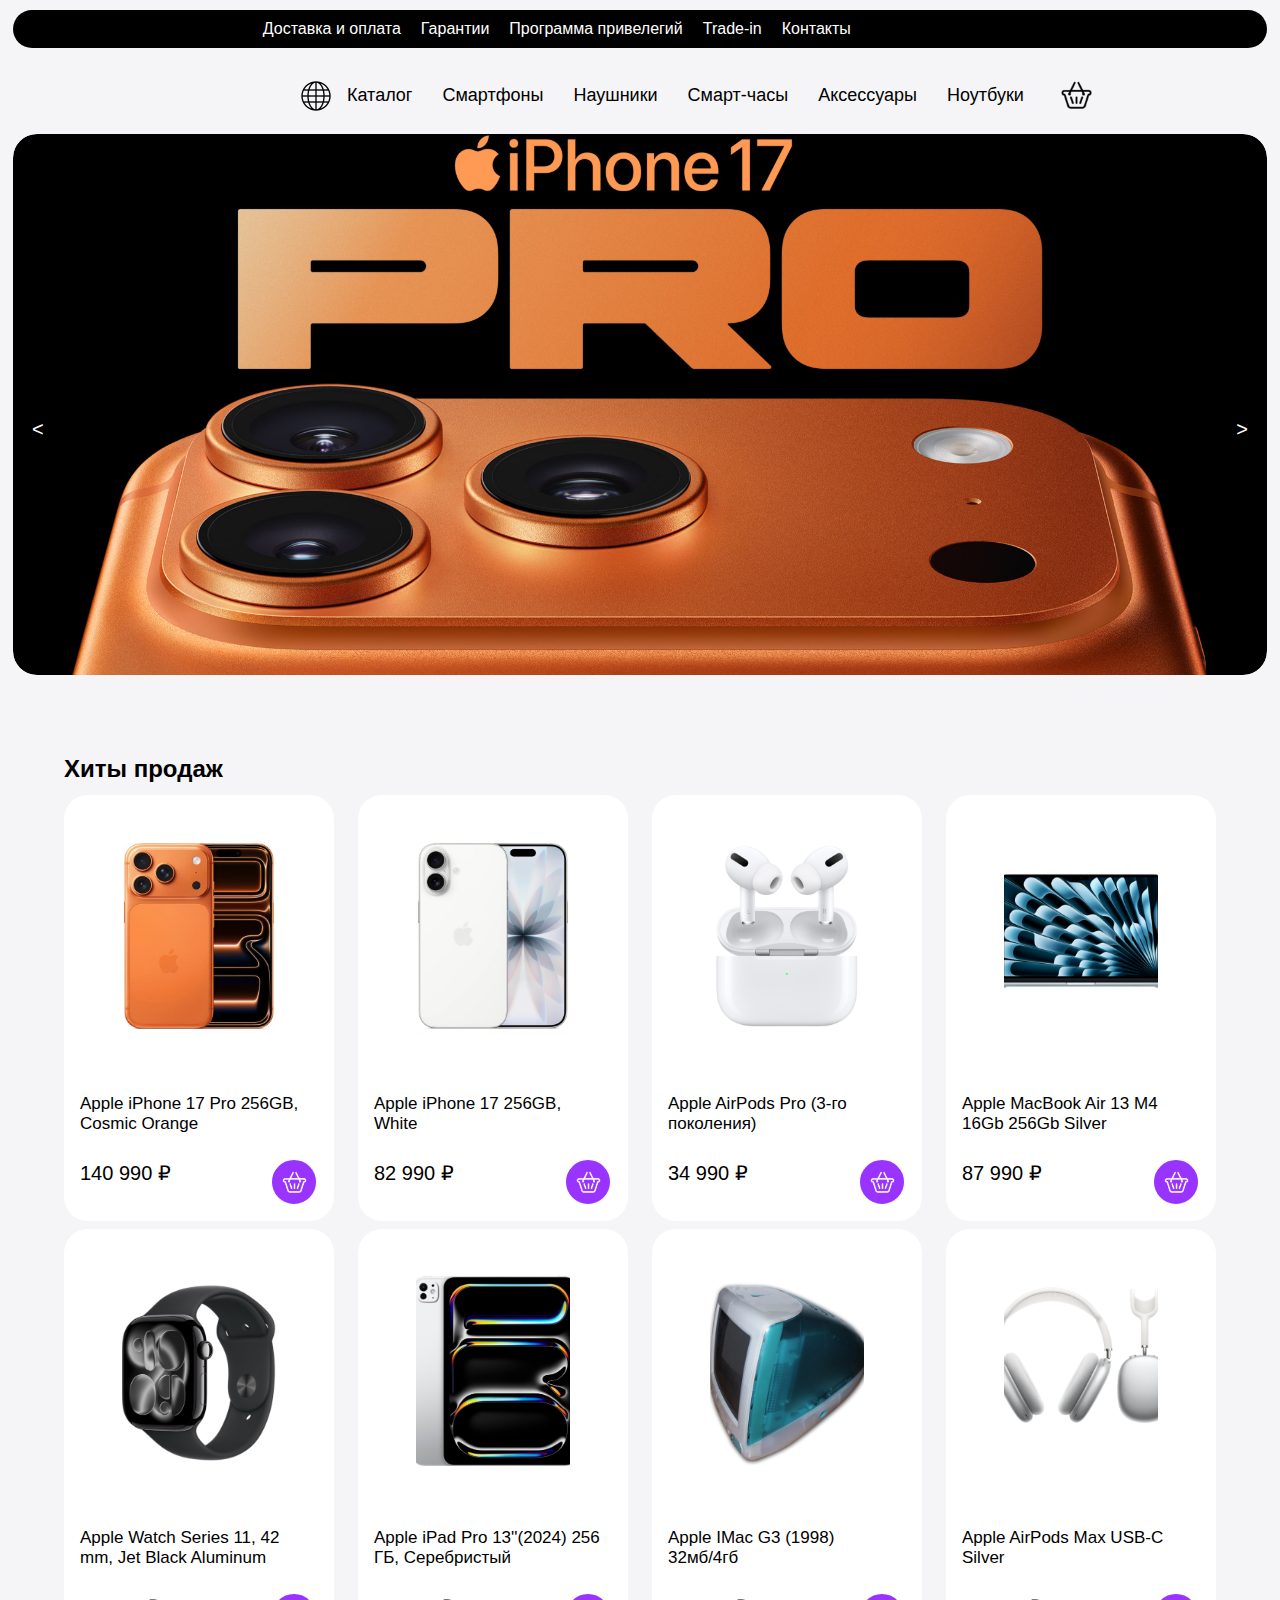
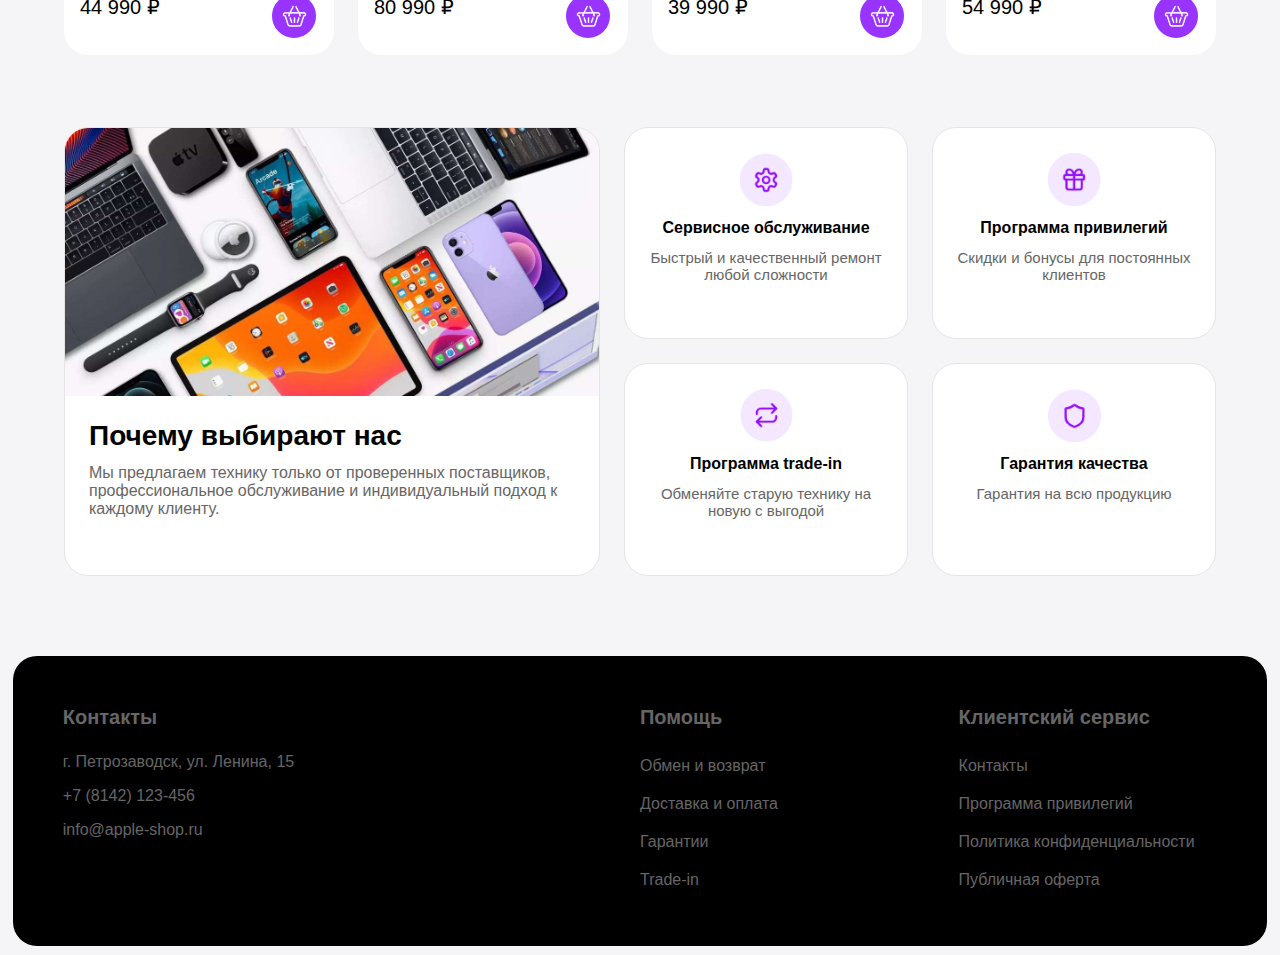
<file: index.html>
<!DOCTYPE html>
<html>
<head>
    <title> Делаю Веб</title>
    <link rel="stylesheet" href="style.css">
    <!-- для мобил -->
    <meta name="viewport" content="width=device-width, initial-scale=1.0">
</head>

<body>
<div class="shapka">
 <ul>
    <li>Доставка и оплата</li>
    <li>Гарантии</li>
    <li>Программа привелегий</li>
    <li>Trade-in</li>
    <li>Контакты</li>
 </ul>
</div>

<div class="main_menu">
    <a href="index.html" class="logo-link">
        <img src="images/logo.png" alt="логотип" class="logo">
    </a>
    <ul>
        <a href="catalog.html">
            <li>Каталог</li>
        </a>
        <li>Смартфоны</li>
        <a href="catalog.html">
            <li>Наушники</li>
        </a>
        <a href="catalog.html">
            <li>Смарт-часы</li>
        </a>
        <a href="catalog.html">
            <li>Аксессуары</li>
        </a>
        <a href="catalog.html">
            <li>Ноутбуки</li>
        </a>
        <a href="basket.html" class="basket-header-link">
            <li class="basket-icon-wrapper">
                <img src="images/basket64.png" alt="Корзина">
                <span id="basket-count-badge" class="basket-badge">0</span>
            </li>
        </a>
    </ul>
</div>

<div class="banner">
    <button class="button left">&lt</button>
    <div class ="slider">
        <div class="slide"><img src="images/17pro.jpg" alt="iphone 17 pro"></div>
        <div class="slide"><img src="images/Untitled.png" alt="iphone 17"></div>
        <div class="slide"><img src="images/Group 2.png" alt="macbook"></div>
    </div>
    <button class="button right">&gt</button>
</div>


<div class="bestsellers">
    <h2>Хиты продаж</h2>
    <ul class="bestseller-grid">
      <a href="product.html" class="bestseller-link">
        <li class="bestseller">
            <img src="images/hot/17pro(kart).jpg"alt="17pro">
            <h3>Apple iPhone 17 Pro 256GB, Cosmic Orange</h3>
            <p class="price"> 140 990 ₽</p>
            <button class="buy"
                    data-id="1"
                    data-title="Apple iPhone 17 Pro 256GB"
                    data-img="images/hot/17pro(kart).jpg"
                    data-price="140990">
                    <img src="images/basket64.png">
            </button>
        </li>
      </a>

        <li class="bestseller">
            <img src="images/hot/17(1).jpg"alt="17">
            <h3>Apple iPhone 17 256GB, White</h3>
            <p class="price"> 82 990 ₽</p>
            <button class="buy"
                    data-id="2"
                    data-title="Apple iPhone 17 256GB, White"
                    data-img="images/hot/17(1).jpg"
                    data-price="82990">
                    <img src="images/basket64.png">
            </button>
        </li>

        <li class="bestseller">
            <img src="images/hot/pods.jpg"alt="airpods">
            <h3>Apple AirPods Pro (3-го поколения)</h3>
            <p class="price"> 34 990 ₽</p>
            <button class="buy"
                    data-id="3"
                    data-title="Apple AirPods Pro (3-gen)"
                    data-img="images/hot/pods.jpg"
                    data-price="34990">
                    <img src="images/basket64.png">
            </button>
        </li>

        <li class="bestseller">
            <img src="images/hot/macbook.jpg"alt="macbook">
            <h3>Apple MacBook Air 13 M4 16Gb 256Gb Silver</h3>
            <p class="price"> 87 990 ₽</p>
            <button class="buy"
                    data-id="4"
                    data-title="Apple MacBook Air 13 M4"
                    data-img="images/hot/macbook.jpg"
                    data-price="87990">
                    <img src="images/basket64.png">
            </button>
        </li>

        <li class="bestseller">
            <img src="images/hot/watch.jpg"alt="watch">
            <h3>Apple Watch Series 11, 42 mm, Jet Black Aluminum</h3>
            <p class="price"> 44 990 ₽</p>
            <button class="buy"
                    data-id="5"
                    data-title="Apple Watch Series 11"
                    data-img="images/hot/watch.jpg"
                    data-price="44990">
                    <img src="images/basket64.png">
            </button>
        </li>

        <li class="bestseller">
            <img src="images/hot/pad.jpg"alt="ipad">
            <h3>Apple iPad Pro 13''(2024) 256 ГБ, Серебристый</h3>
            <p class="price"> 80 990 ₽</p>
            <button class="buy"
                    data-id="6"
                    data-title="Apple iPad Pro 13 (2024)"
                    data-img="images/hot/pad.jpg"
                    data-price="80990">
                    <img src="images/basket64.png">
            </button>
        </li>

        <li class="bestseller">
            <img src="images/hot/imac.jpg"alt="imac">
            <h3>Apple IMac G3 (1998) 32мб/4гб</h3>
            <p class="price"> 39 990 ₽</p>
            <button class="buy"
                    data-id="7"
                    data-title="Apple iMac G3 (1998)"
                    data-img="images/hot/imac.jpg"
                    data-price="39990">
                    <img src="images/basket64.png">
            </button>
        </li>

        <li class="bestseller">
            <img src="images/hot/podsmax.jpg"alt="podsmax">
            <h3>Apple AirPods Max USB-C Silver </h3>
            <p class="price"> 54 990 ₽</p>
            <button class="buy"
                    data-id="8"
                    data-title="Apple AirPods Max USB-C"
                    data-img="images/hot/podsmax.jpg"
                    data-price="54990">
                    <img src="images/basket64.png">
            </button>
        </li>
        
    </ul>
</div>

<div class="aboutUS">
  <div class="aboutUS-grid">
    <div class="aboutUS-big">
      <img src="images/pic.jpg" alt="Гаджеты">
      <div class="aboutUS-text">
        <h2>Почему выбирают нас</h2>
        <p>Мы предлагаем технику только от проверенных поставщиков, профессиональное
            обслуживание и индивидуальный подход к каждому клиенту.
        </p>
      </div>
    </div>

    <div class="aboutUS-s">
        <img src="images/icon1.png" alt="шестерня">
        <h3>Сервисное обслуживание</h3>
        <p>Быстрый и качественный ремонт любой сложности</p>
    </div>

    <div class="aboutUS-s">
        <img src="images/icon4.png" alt="тортик">
        <h3>Программа привилегий</h3>
        <p>Скидки и бонусы для постоянных клиентов</p>
    </div>
    
    <div class="aboutUS-s">
        <img src="images/icon2.png" alt="стрелочка">
        <h3>Программа trade-in</h3>
        <p>Обменяйте старую технику на новую с выгодой</p>
    </div>

    <div class="aboutUS-s">
        <img src="images/icon3.png" alt="щит">
        <h3>Гарантия качества</h3>
        <p>Гарантия на всю продукцию</p>
    </div>
  </div>
</div>

<div class="podval">
  <div class="podval-grid">
    <div class="podval-column">
      <h3>Контакты</h3>
      <p>г. Петрозаводск, ул. Ленина, 15</p>
      <p>+7 (8142) 123-456</p>
      <p>info@apple-shop.ru</p>
    </div>
    <div class="podval-column">
      <h3>Помощь</h3>
      <ul>
        <li><span class="podval-link">Обмен и возврат</span></li>
        <li><span class="podval-link">Доставка и оплата</li>
        <li><span class="podval-link">Гарантии</span></li>
        <li><span class="podval-link">Trade-in</span></li>
      </ul>
    </div>
    <div class="podval-column">
      <h3>Клиентский сервис</h3>
      <ul>
        <li><span class="podval-link">Контакты</span></li>
        <li><span class="podval-link">Программа привилегий</span></li>
        <li><span class="podval-link">Политика конфиденциальности</span></li>
        <li><span class="podval-link">Публичная оферта</span></li>
      </ul>
    </div>
  </div>
</div>

<script src="script.js"></script>
</body>
</html>
</file>
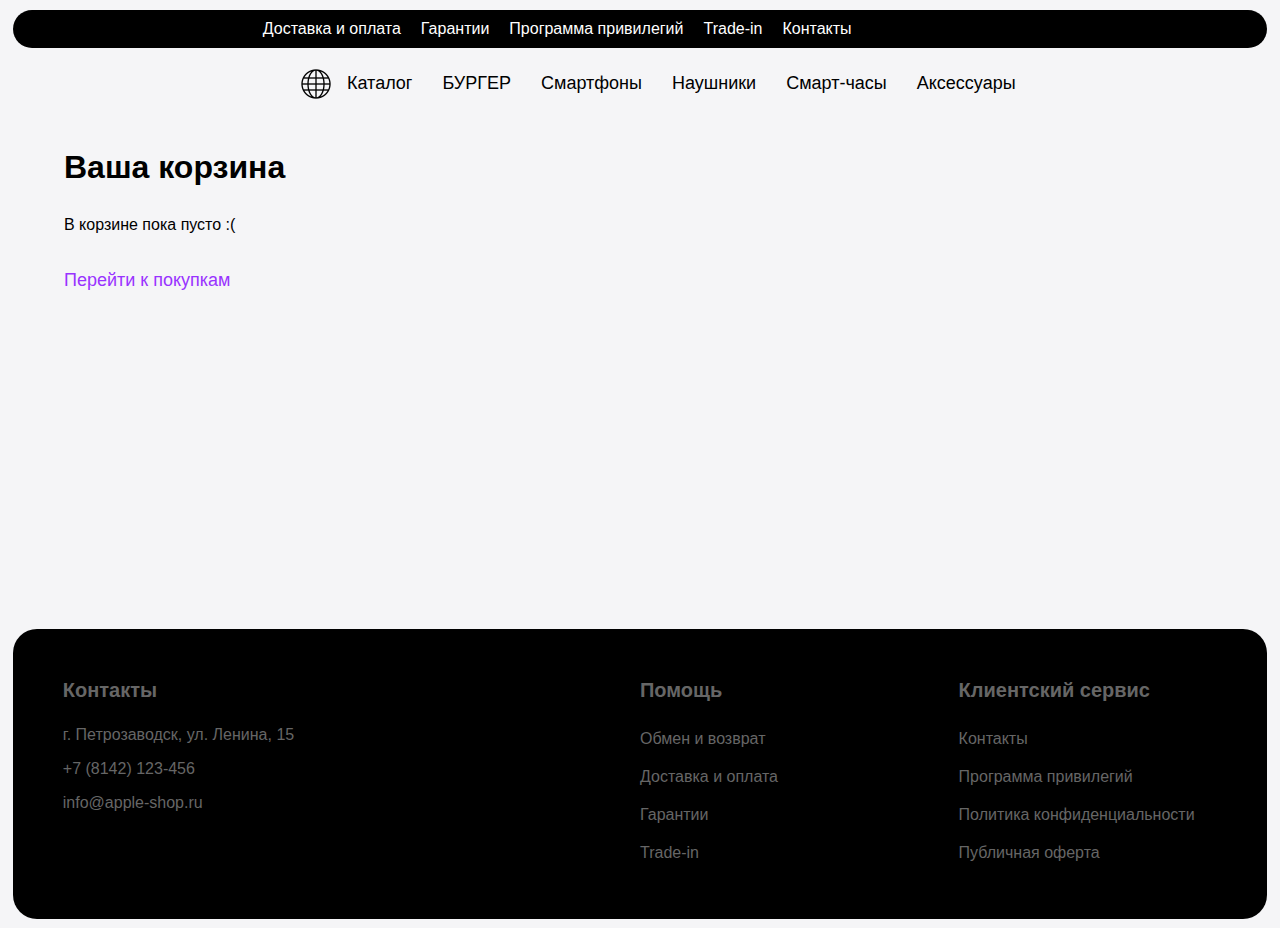
<file: basket.html>
<!DOCTYPE html>
<html>
<head>
    <title>Корзина</title>
    <link rel="stylesheet" href="style.css">
    <meta name="viewport" content="width=device-width, initial-scale=1.0">
</head>

<body>
<div class="shapka">
 <ul>
    <li>Доставка и оплата</li>
    <li>Гарантии</li>
    <li>Программа привилегий</li>
    <li>Trade-in</li>
    <li>Контакты</li>
 </ul>
</div>

<div class="main_menu">
    <a href="index.html" class="logo-link">
        <img src="images/logo.png" alt="логотип" class="logo">
    </a>
    <ul>
        <a href="catalog.html"><li>Каталог</li></a>
        <li>БУРГЕР</li>
        <a href="catalog.html"><li>Смартфоны</li></a>
        <a href="catalog.html"><li>Наушники</li></a>
        <a href="catalog.html"><li>Смарт-часы</li></a>
        <a href="catalog.html"><li>Аксессуары</li></a>
    </ul>
</div>

<div class="cart-wrapper">
    <h2>Ваша корзина</h2>
    
    <div id="cart-empty-message" style="display: none;">
        <p>В корзине пока пусто :(</p>
        <a href="index.html" class="back-to-store">Перейти к покупкам</a>
    </div>

    <div class="cart-content" id="cart-content">
        <div class="cart-items" id="cart-items-container">
            </div>

        <div class="cart-summary">
            <p>Итого: <span id="total-price">0</span> ₽</p>
            <button class="checkout-btn">Оформить заказ</button>
        </div>
    </div>
</div>

<div class="podval">
  <div class="podval-grid">
    <div class="podval-column">
      <h3>Контакты</h3>
      <p>г. Петрозаводск, ул. Ленина, 15</p>
      <p>+7 (8142) 123-456</p>
      <p>info@apple-shop.ru</p>
    </div>
    <div class="podval-column">
      <h3>Помощь</h3>
      <ul>
        <li><span class="podval-link">Обмен и возврат</span></li>
        <li><span class="podval-link">Доставка и оплата</span></li>
        <li><span class="podval-link">Гарантии</span></li>
        <li><span class="podval-link">Trade-in</span></li>
      </ul>
    </div>
    <div class="podval-column">
      <h3>Клиентский сервис</h3>
      <ul>
        <li><span class="podval-link">Контакты</span></li>
        <li><span class="podval-link">Программа привилегий</span></li>
        <li><span class="podval-link">Политика конфиденциальности</span></li>
        <li><span class="podval-link">Публичная оферта</span></li>
      </ul>
    </div>
  </div>
</div>

<script src="script.js"></script>
</body>
</html>
</file>
<file: style.css>
body {
    margin: 0; 
    font-family: "inter", sans-serif;;
    background: #f5f5f7;
}

.shapka {
    background-color: #000;
    color: #fff;
    width: 98%;
    margin: 10px auto;
    border-radius: 24px;
}

.shapka ul {
    display: flex;
    gap: 20px;
    list-style: none;
    user-select: none;
    margin: 5px auto;
    padding: 10px 250px;
    border-radius: 24px;
}

.shapka li:hover, .main_menu li:hover  {
    color: #9933FF;  /* или лучше синий #0066CC */
    cursor: pointer;
}

.main_menu {
    display: flex;
    align-items: center;
    font-size: 18px;
}

.main_menu ul {
    display: flex;      
    list-style: none;   
    margin: 0;
    padding: 15px;
    gap: 30px;
    user-select: none;
    align-items: center;
}

.logo-link {
    display: block;
    flex-shrink: 0; /* запрет сжатия */
}

.logo {
    height: 32px;
    width: 32px;
    display: block;
    padding-left: 300px;
}

/* контейнер корзины */
.basket-icon-wrapper {
    position: relative; /* позиция относительно корзины */
    display: flex;
    align-items: center;
    justify-content: center;
}

.basket-icon-wrapper img {
    width: 45px;       
    height: 45px;
    object-fit: contain;
    filter: brightness(0); /* для цвета (черного)*/
}

/* счетчик корзины */
.basket-badge {
    position: absolute;
    top: -8px;
    right: -12px;
    background-color: #ff4444; 
    color: white;
    font-size: 12px;
    font-weight: bold;
    height: 18px;
    min-width: 18px;
    border-radius: 50%; 
    display: flex;
    align-items: center;
    justify-content: center;
    padding: 0 4px;
    border: 2px solid #fff; 
    opacity: 0; /* 0 товаров - прозрачный */
    transition: opacity 0.3s;
}

.basket-badge.visible {
    opacity: 1;
}

.basket-header-link:hover .basket-icon-wrapper img {
    opacity: 0.7;
    transform: scale(1.1); 
    transition: all 0.2s ease;
}

.banner {
    position: relative;
    width: 98%;
    margin: 1px auto;
    max-height: 84vh;  /*80% (max-height: 80vh) высоты окна браузера*/
    overflow: hidden;
    border-radius: 24px;
}

.slide img {
    width: 100%;
    height: 100%;
    object-fit: cover;   /* обрезает по пропорциям контейнера */
    display: block;
}

.button {
    position: absolute;
    top: 50%;
    background: transparent;
    color: white;
    border: none;
    width: 50px;
    height: 50px;
    font-size: 20px;
    cursor: pointer;
}

.right { right: 0; }

.slider {
    display: flex;
    height: 100%;
    overflow: hidden;
    scroll-behavior: smooth; /* плавный переход */
    gap: 0;
    padding: 0;
}

.slide {
    flex: 0 0 100%;
    scroll-snap-align: start;
    border-radius: 24px;
    overflow: hidden;
}

/* раздел хиты продаж */
.bestsellers {
    width: 90%;
    max-width: 1900px;
    margin: 80px auto 40px auto;
}

/* сетка с хитами продаж, настройка */
.bestseller-grid {
    display: grid;
    grid-template-columns: repeat(4, 1fr);
    grid-template-rows: repeat(2, 410px);
    gap: 24px;
    list-style: none;
    padding: 0;
    margin: 0;
    align-items: center; /* для себя */
}

/* настройка самой рамки */
.bestseller {
    position: relative;
    background: #fff;
    border-radius: 24px;
    padding: 16px;
    display: flex;
    flex-direction: column;

}

.bestseller img {
    width: 65%;
    height: 250px;
    object-fit: cover;
    object-position: center center;
    margin: 0 auto 16px auto;
    border-radius: 16px;
    margin-bottom: 16px;
}

.bestseller h3 {
    font-size: 17px;
    margin: 1;
    color: black;
    width: 230px;
    font-weight: 500;
}

.price {
    font-size: 20px;
    color: #000;
    margin-top: 10px;   
}

.buy {
    position: absolute;      
    bottom: 15px;            /* Высота корзины */
    right: 16px;
    width: 48px;
    height: 48px;
    background: #9933FF;
    border: 2px solid #fff;
    border-radius: 50%;
    display: flex;
    align-items: center; 
    justify-content: center; 
    cursor: pointer;
}

.buy img {
    width: 35px;
    height: 35px;
    margin: 0;
    padding: 0;
    display: block;
    object-fit: contain;
    filter: brightness(0) invert(1);
}

.bestseller-link {
    text-decoration: none;
    color: inherit;
    display: block;
    transition: transform 0.3s ease;
}
/* прыжочек - не уверен надо ли?*/
.bestseller-link:hover {
    transform: translateY(-8px);
}
/* тень для плитки*/
.bestseller-link:hover .bestseller {
    box-shadow: 0 10px 30px rgba(0, 0, 0, 0.15);
}

/* раздел о нас */
.aboutUS {
    width: 90%;
    max-width: 1500px;
    margin: 80px auto;
}

.aboutUS-grid {
    display: grid;
    grid-template-columns: repeat(4, 1fr);  
    grid-template-rows: repeat(2, 1fr);    
    gap: 24px;
    align-items: stretch;
}

.aboutUS-big {
    grid-column: 1 / 3;      /* 1-2 колонки */
    grid-row: 1 / 3;         /*  1-2 ряда */
    background: #fff;
    border-radius: 24px;
    border: 1px solid #E5E5E5;
    overflow: hidden;
    display: flex;
    flex-direction: column;
}

.aboutUS-big img {
    width: 100%;
    height: 60%;
    object-fit: cover;  /* кадрирование под рамку*/
    flex-shrink: 0; /* запрет сжатия*/
}

.aboutUS-text {
    padding: 24px;
    flex-grow: 1; /* растянуть текст по всему блоку*/
}

.aboutUS-text h2 {
    font-size: 28px;
    margin: 0 0 12px 0;
    color: #000;
}

.aboutUS-text p {
    font-size: 16px;
    color: #666;
    margin: 0;
}

.aboutUS-s {
    background: #fff;
    border: 1px solid #E5E5E5;
    border-radius: 24px;
    padding: 24px 16px;
    display: flex;
    flex-direction: column;
    align-items: center;
    text-align: center;
    gap: 12px;
}

.aboutUS-s img {
    width: 55px;
    height: 55px;
}

.aboutUS-s h3 {
    font-size: 16px;
    margin: 0;
    color: #000;
    width: 250px;
}

.aboutUS-s p {
    font-size: 15px;
    color: #666;
    margin: 0;
}

/* блок подвала*/
.podval {
    width: 98%;
    margin: 80px auto 5px;
    background: #000;
    border-radius: 24px;
    height: 290px;
}

.podval-grid {
    display: grid;
    grid-template-columns: 2fr 1fr 1fr;
    gap: 60px;
    padding: 50px 50px;
}

.podval-column h3 {
    font-size: 20px;
    color: #666;
}

.podval-column p {
    font-size: 16px;
    color: #666;
}

.podval-column ul {
    list-style: none;
    padding: 0;
    margin: 0;
}

.podval-column li {
  margin: 0 0 12px 0;
  list-style: none;
  padding: 0;
}

.podval-link {
  font-size: 16px;
  color: #666;
  cursor: pointer;
  display: inline-block;
  padding: 4px 0;
}

.podval-link:hover {
  color: #9933FF;
}

.podval-column h3 {
  font-size: 20px;
  color: #666;
  margin: 0 0 24px 0;
  font-weight: 600;
  display: block;
}

/*  страница товара */

/* все окно */
.product-image {
    width: 90%;
    max-width: 1900px;
    margin: 1px auto;
    padding-top: 30px;
    display: flex;
    gap: 100px;
    align-items: center;
    margin-left: 265px;
}

.images {
    display: flex;
    flex-direction: column; 
    gap: 15px;
    padding: 0;
    margin-top: 0px;
}

/* контейнер для мини */
.image, .imagemini {
    width: 107px;
    height: 107px;
    background: transparent;
    cursor: pointer;
}

.image img, .imagemini img {
    width: 100%;
    height: 100%;
    object-fit: contain;
}

/* контейнер для главной*/
.main-image {
    background: transparent;
    padding: 0;
    min-height: 400px;
}

.main-image img {
    max-width: 400px;
    max-height: 100%;
    object-fit: contain;
}


/* все что справа от картинок */
.product-details {
    flex: 1;
    display: flex;
    flex-direction: column;
    gap: 40px;
    margin-top: -10px;
    padding: 0;
    margin-left: 50px;
}

.product-title {
    font-size: 28px;
    margin: 0;
    color: #000;
    width: 300px;
    user-select: none;
    cursor: default;
}

/* выбор памяти */
.storageColor-selector {
    display: flex;
    flex-direction: column;
    gap: 12px;
    width: 30%; 
    max-width: none;
    user-select: none;
    cursor: default;
}

.storageColor-selector h3 {
    font-size: 14px;
    margin: 0;
    color: #999;
    font-weight: 400;
}

.storageColor-options {
    display: flex;
    gap: 12px;
}

.storageColor-option {
    padding: 12px 16px;
    background: #f5f5f7;
    border: 1px solid #E5E5E5;
    border-radius: 24px;
    cursor: pointer;
    text-align: center;
    font-size: 14px;
    font-weight: 500;
    color: #333;
}

.storageColor-option.active {
    background: #000;
    color: #fff;
    border-color: #000;
}

/* кнопка купить */
.buy-button {
    background: #000;
    color: #fff;
    border: none;
    border-radius: 24px;
    padding: 14px 24px;
    font-size: 16px;
    cursor: pointer;
    width: 250px;
    margin-top: 24px;
}

/* хар-ки */

.specs {
    width: 90%;
    max-width: 400px;
    margin: 60px 280px;
    padding: 32px;
    background: transparent;
    border-radius: 24px;
    margin-top: 170px;
}

.specs h2 {
    font-size: 24px;
    margin: 0 0 24px 0;
    color: #000;
}

.spec-row {
    display: flex;
    justify-content: space-between; /*по все ширине */
    padding: 12px 0;
    border-bottom: 1px solid #f0f0f0;
    font-size: 15px;
}

.spec-row:last-child {
    border-bottom: none;
}

.spec-row span:first-child {
    color: #999;
}

.spec-row span:last-child {
    color: #000;
    font-weight: 500;
}

/* Текст развернуть/свернуть */
.specs-button {
    margin-top: 20px;
    text-align: center;
}

.expand-text, .collapse-text {
    color: #999;
    font-size: 14px;
    cursor: pointer;
    transition: color 0.3s ease;
    display: inline-block;
}

.expand-text:hover, .collapse-text:hover {
    color: #9933FF;
}

/* Скрытые характеристики*/
.specs-hidden {
    max-height: 0;
    overflow: hidden;
    opacity: 0;
    transition: max-height 0.5s ease, opacity 0.5s ease;
}

/* показывать */
.specs-hidden.expanded {
    max-height: 2000px;
    opacity: 1;
}

.catalog {
    width: 90%;
    max-width: 2100px;
    margin: 40px auto 40px auto;
}

.catalog-grid {
    margin-top: 20px;
    display: grid;
    grid-template-columns: repeat(auto-fit, 320px);
    grid-template-rows: repeat(auto-fit, 320px);
    gap: 24px;
    list-style: none;
    padding: 0;
    margin: 0 auto;
    justify-content: center;
    align-items: stretch;
}

.catalog-item {
    position: relative;
    background: #fff;
    border-radius: 24px;
    padding: 16px;
    display: flex;
    flex-direction: column;
}

.catalog-item img {
    width: 55%;
    height: 230px;
    object-fit: cover;
    object-position: center center;
    margin: 0 auto 16px auto;
    border-radius: 16px;
}

.catalog-item h3 {
    font-size: 17px;
    margin: 1;
    color: black;
    font-weight: 500;
    text-align: center; 
}

.catalog h2 {
    margin: 50px;
    font-size: 28px;
    color: #000;
    font-weight: 600;
}

/* без цвета ссылки*/
.main_menu a {
    text-decoration: none;
    color: inherit;
}

/* исправление ссылко*/
.main_menu a:link,
.main_menu a:visited,
.main_menu a:hover,
.main_menu a:active {
    text-decoration: none;
    color: inherit;
}

/* корзина для покупов */
.cart-wrapper {
    width: 90%;
    max-width: 1200px;
    margin: 40px auto;
    min-height: 400px;
}

.cart-wrapper h2 {
    font-size: 32px;
    margin-bottom: 30px;
}

/* карточка товара в корзине */
.cart-item {
    display: flex;
    align-items: center;
    background: #fff;
    border-radius: 16px;
    padding: 20px;
    margin-bottom: 15px;
    box-shadow: 0 2px 10px rgba(0,0,0,0.05);
}

.cart-item img {
    width: 80px;
    height: 80px;
    object-fit: contain;
    margin-right: 20px;
}

.cart-item-info {
    flex-grow: 1;
}

.cart-item-info h3 {
    margin: 0 0 5px 0;
    font-size: 18px;
    color: #000;
}

.cart-item-price {
    font-weight: 600;
    color: #333;
}

.cart-controls {
    display: flex;
    align-items: center;
    gap: 15px;
}

.cart-count {
    font-weight: 600;
    font-size: 16px;
}

.delete-btn {
    background: #ff4444;
    color: white;
    border: none;
    padding: 8px 12px;
    border-radius: 8px;
    cursor: pointer;
    font-size: 14px;
}

/* итог */
.cart-summary {
    background: #fff;
    padding: 24px;
    border-radius: 24px;
    margin-top: 30px;
    text-align: right;
    box-shadow: 0 4px 20px rgba(0,0,0,0.08);
}

.cart-summary p {
    font-size: 24px;
    font-weight: bold;
    margin-bottom: 20px;
}

.checkout-btn {
    background: #000;
    color: #fff;
    border: none;
    padding: 16px 32px;
    font-size: 18px;
    border-radius: 12px;
    cursor: pointer;
}

.back-to-store {
    display: inline-block;
    margin-top: 20px;
    text-decoration: none;
    color: #9933FF;
    font-size: 18px;
}

/* модальное окно*/
.modal-overlay {
    position: fixed;
    top: 0;
    left: 0;
    width: 100%;
    height: 100%;
    background: rgba(0, 0, 0, 0.5); /* Полупрозрачный черный */
    display: none; 
    justify-content: center;
    align-items: center;
    z-index: 1000; /* Поверх всего */
    opacity: 0;
    transition: opacity 0.3s ease;
}

.modal-overlay.open {
    display: flex;
    opacity: 1;
}

.modal-window {
    background: #fff;
    padding: 40px;
    border-radius: 24px;
    width: 90%;
    max-width: 500px;
    position: relative;
    box-shadow: 0 10px 40px rgba(0,0,0,0.2);
    transform: translateY(20px);
    transition: transform 0.3s ease;
}

.modal-overlay.open .modal-window {
    transform: translateY(0);
}

.close-modal {
    position: absolute;
    top: 20px;
    right: 25px;
    font-size: 28px;
    cursor: pointer;
    color: #999;
}

.close-modal:hover {
    color: #000;
}

/* форма оформления заказа */
.form-group {
    margin-bottom: 20px;
    display: flex;
    flex-direction: column;
}

.form-group label {
    font-size: 14px;
    color: #666;
    margin-bottom: 8px;
    font-weight: 500;
}

.form-group input[type="text"],
.form-group input[type="tel"] {
    padding: 12px 16px;
    border: 1px solid #E5E5E5;
    border-radius: 12px;
    font-size: 16px;
    outline: none;
    transition: border 0.2s;
}

.form-group input:focus {
    border-color: #9933FF;
}

/* Ошибка*/
.form-group input.error {
    border-color: #ff4444;
}

.error-text {
    color: #ff4444;
    font-size: 12px;
    margin-top: 5px;
    display: none; /* Текст ошибки скрыт */
}

.form-group.invalid .error-text {
    display: block; /* Показываем текст ошибки */
}

/* Радио кнопки */
.radio-group {
    display: flex;
    gap: 20px;
}

.radio-label {
    display: flex;
    align-items: center;
    gap: 8px;
    cursor: pointer;
    font-size: 15px;
}

/* блок адреса скрыт */
.hidden {
    display: none;
}

.submit-btn {
    width: 100%;
    background: #000;
    color: #fff;
    padding: 16px;
    border: none;
    border-radius: 12px;
    font-size: 16px;
    cursor: pointer;
    margin-top: 10px;
}

.submit-btn:hover {
    background: #333;
}

/* Адаптивность для мобильных*/

@media (max-width: 768px) {
    

    .shapka {
        width: 100%;
        border-radius: 0;
    }

    .shapka ul {
        padding: 10px;      
        flex-direction: column; 
        align-items: center;
        gap: 10px;
    }

    .logo {
        padding-left: 0;   
        margin: 0 auto;    
    }

    .main_menu {
        flex-direction: column; 
        padding: 10px;
    }

    .main_menu ul {
        flex-wrap: wrap;       /* перенос ссылок */
        justify-content: center;
        padding: 10px 0;
        gap: 15px;
        font-size: 14px; 
}

    .bestseller-grid {
        grid-template-columns: 1fr; /* всё в одну колонку */
        grid-template-rows: auto;   
        width: 100%;
    }
    
    .bestsellers {
        width: 95%; 
        margin-top: 40px;
    }

    .aboutUS-grid {
        grid-template-columns: 1fr; 
        grid-template-rows: auto;
    }
    
    .aboutUS-big {
        grid-column: auto; 
        grid-row: auto;
    }

    .podval {
        height: auto; 
        padding-bottom: 20px;
    }

    .podval-grid {
        grid-template-columns: 1fr; 
        padding: 20px;
        gap: 30px;
        text-align: center; 
    }

    /* Страница товара */
    .product-image {
        flex-direction: column; 
        margin-left: 0;         
        width: 100%;
        gap: 20px;
        padding-top: 10px;
    }

    .main-image {
        min-height: auto;   
        width: 100%;        
        display: flex;
        justify-content: center;
    }

    .main-image img {
        max-width: 100%;    
        height: auto;       
        max-height: 350px;  
    }

    .product-details {
        margin-left: 0;
        padding: 0 20px; 
        align-items: center; 
    }
    
    .product-title, .storageColor-selector, .buy-button {
        width: 100%; 
        text-align: center;
    }
    
    .storageColor-options {
        justify-content: center;
    }

    .specs {
        margin: 20px auto;  
        width: 90%;         
        max-width: none;    
        padding: 15px;      
        box-sizing: border-box; 
    }
    
   
    .catalog-grid {
        grid-template-columns: 1fr; 
    }

    .cart-item {
        flex-direction: column;
        text-align: center;
    }
    .cart-item img {
        margin: 0 0 15px 0;
    }
    .cart-controls {
        margin-top: 15px;
        width: 100%;
        justify-content: space-between;
    }
}

/* --- модальное окно --- */
@media (max-width: 600px) {
    .modal-window {
        padding: 20px;       
        width: 95%;          
        margin: 10px;        
        max-height: 90vh;    
        overflow-y: auto;    
    }

    .modal-window h2 {
        font-size: 24px;     
        margin-top: 0;
        padding-right: 20px; 
    }

    .close-modal {
        top: 15px;          
        right: 15px;
        font-size: 32px;     
    }

    .radio-label {
        font-size: 14px;     
    }
    
    .submit-btn {
        padding: 14px;       
        font-size: 16px;
    }
}
</file>
